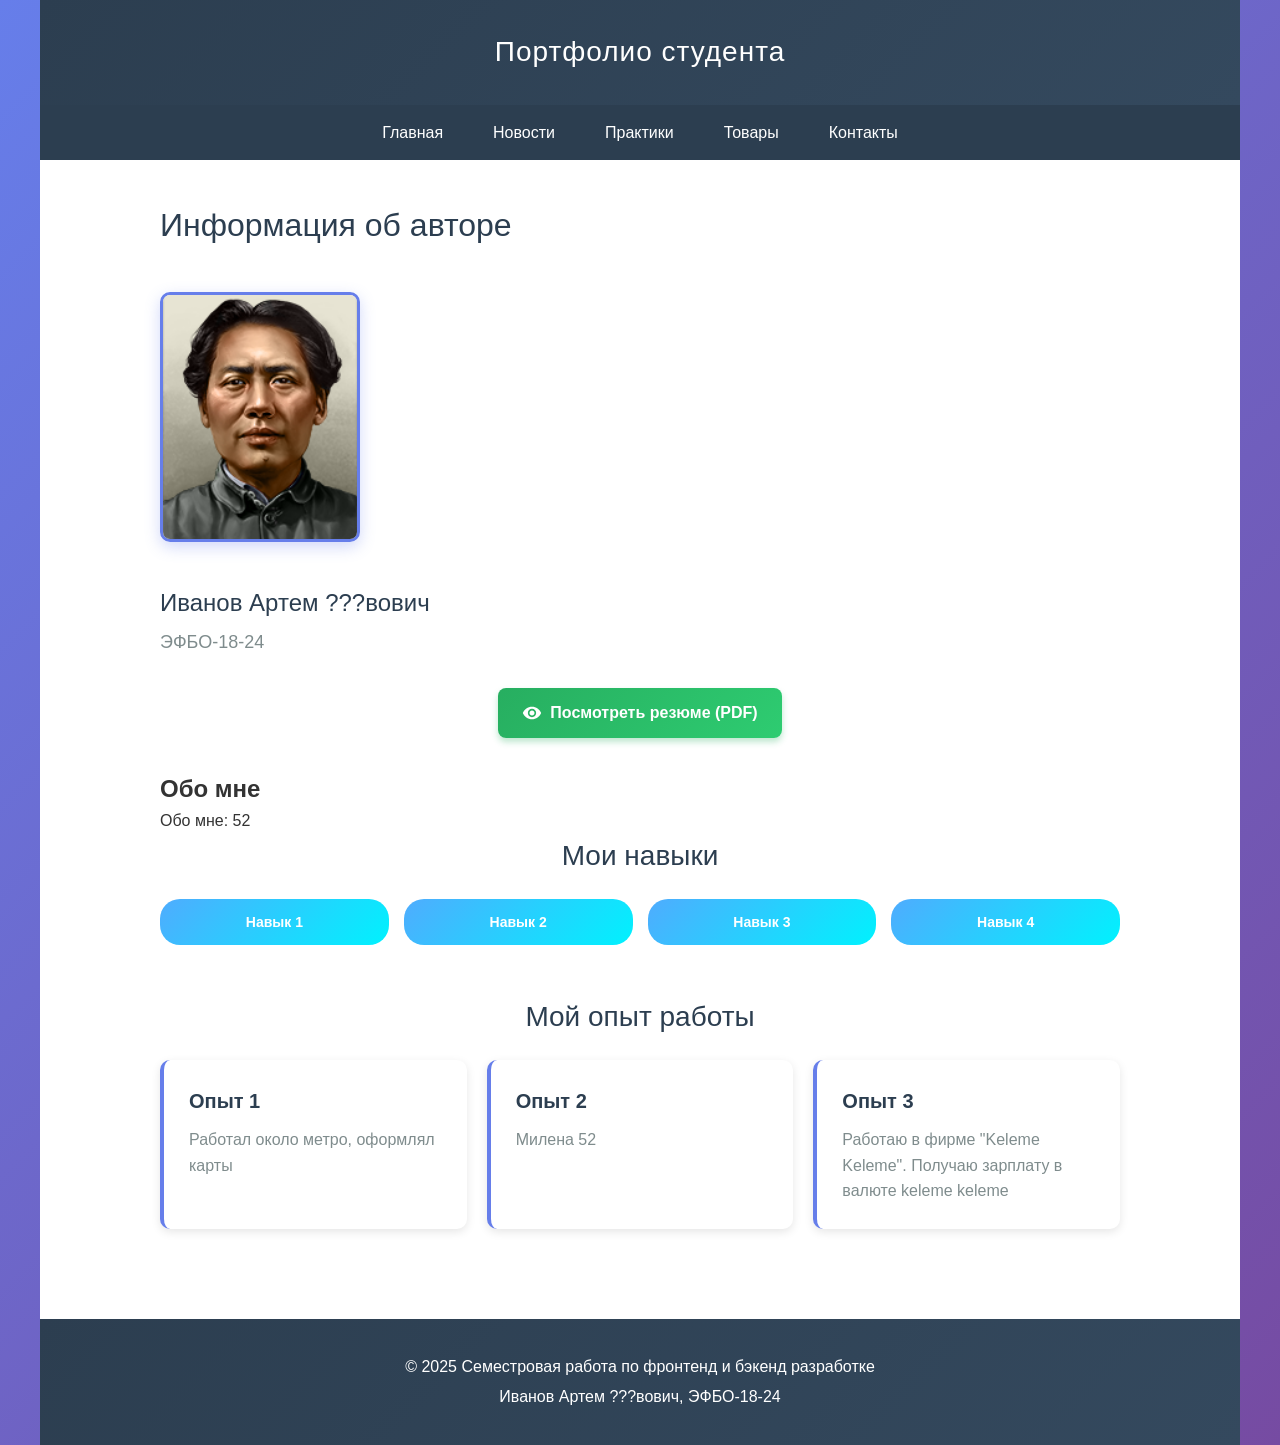
<file: index.html>
<!DOCTYPE html>
<html lang="ru">
<head>
    <meta charset="UTF-8">
    <meta name="viewport" content="width=device-width, initial-scale=1.0">
    <title>Семестровая работа</title>
    <link rel="stylesheet" href="style/styles.css">
    <style>
        .view-resume {
            margin: 2rem 0;
            text-align: center;
        }

        .view-btn {
            display: inline-flex;
            align-items: center;
            gap: 0.5rem;
            background: linear-gradient(135deg, #27ae60 0%, #2ecc71 100%);
            color: white;
            padding: 0.75rem 1.5rem;
            border: none;
            border-radius: 8px;
            text-decoration: none;
            font-weight: 600;
            font-size: 1rem;
            transition: all 0.3s ease;
            box-shadow: 0 4px 6px rgba(39, 174, 96, 0.3);
            cursor: pointer;
        }

        .view-btn:hover {
            transform: translateY(-2px);
            box-shadow: 0 6px 12px rgba(39, 174, 96, 0.4);
            background: linear-gradient(135deg, #2ecc71 0%, #27ae60 100%);
        }

        .view-btn:active {
            transform: translateY(0);
        }

        .view-icon {
            width: 20px;
            height: 20px;
            fill: currentColor;
        }

        @media (max-width: 768px) {
            .view-btn {
                padding: 0.6rem 1.2rem;
                font-size: 0.9rem;
            }
        }
    </style>
</head>
<body>
    <div class="page-container">
        <header class="header">
            <h1>Портфолио студента</h1>
        </header>

        <nav class="nav">
            <ul class="nav-list">
                <li class="nav-item"><a class="nav-link" href="index.html">Главная</a></li>
                <li class="nav-item"><a class="nav-link" href="pages/news.html">Новости</a></li>
                <li class="nav-item"><a class="nav-link" href="pages/practices.html">Практики</a></li>
                <li class="nav-item"><a class="nav-link" href="pages/goods.html">Товары</a></li>
                <li class="nav-item"><a class="nav-link" href="pages/contacts.html">Контакты</a></li>
            </ul>
        </nav>

        <main class="content">
            <article class="profile-header">
                <h1 class="profile-title">Информация об авторе</h1>
                <img class="profile-photo" src="images/photo.png" alt="Фото автора">
                <h2 class="profile-name">Иванов Артем ???вович</h2>
                <p class="profile-group">ЭФБО-18-24</p>
                
                <!-- Кнопка просмотра резюме -->
                <div class="view-resume">
                    <a href="documents/resume.pdf" class="view-btn" target="_blank">
                        <svg class="view-icon" viewBox="0 0 24 24">
                            <path d="M12 4.5C7 4.5 2.73 7.61 1 12c1.73 4.39 6 7.5 11 7.5s9.27-3.11 11-7.5c-1.73-4.39-6-7.5-11-7.5zM12 17c-2.76 0-5-2.24-5-5s2.24-5 5-5 5 2.24 5 5-2.24 5-5 5zm0-8c-1.66 0-3 1.34-3 3s1.34 3 3 3 3-1.34 3-3-1.34-3-3-3z"/>
                        </svg>
                        Посмотреть резюме (PDF)
                    </a>
                </div>
            </article>

            <section class="about-me">
                <h2>Обо мне</h2>
                <p>Обо мне: 52</p>
            </section>

            <section class="skills-section">
                <h2 class="section-title">Мои навыки</h2>
                <div class="skills-grid">
                    <div class="skill-tag">Навык 1</div>
                    <div class="skill-tag">Навык 2</div>
                    <div class="skill-tag">Навык 3</div>
                    <div class="skill-tag">Навык 4</div>
                </div>
            </section>

            <section class="experience-section">
                <h2 class="section-title">Мой опыт работы</h2>
                <div class="experience-grid">
                    <article class="experience-card">
                        <h3 class="experience-title">Опыт 1</h3>
                        <p class="experience-desc">Работал около метро, оформлял карты</p>
                    </article>
                    <article class="experience-card">
                        <h3 class="experience-title">Опыт 2</h3>
                        <p class="experience-desc">Милена 52</p>
                    </article>
                    <article class="experience-card">
                        <h3 class="experience-title">Опыт 3</h3>
                        <p class="experience-desc">Работаю в фирме "Keleme Keleme". Получаю зарплату в валюте keleme keleme</p>
                    </article>
                </div>
            </section>
        </main>

        <footer class="footer">
            <p>© 2025 Семестровая работа по фронтенд и бэкенд разработке</p>
            <p>Иванов Артем ???вович, ЭФБО-18-24</p>
        </footer>
    </div>

    <script>
        // Обработка открытия резюме
        document.querySelector('.view-btn').addEventListener('click', function(e) {
            console.log('Пользователь открыл резюме в браузере');
            
            // Можно добавить проверку существования файла
            // if (!fileExists) {
            //     e.preventDefault();
            //     alert('Файл резюме временно недоступен. Свяжитесь со мной для получения резюме.');
            // }
        });
    </script>
</body>
</html>
</file>
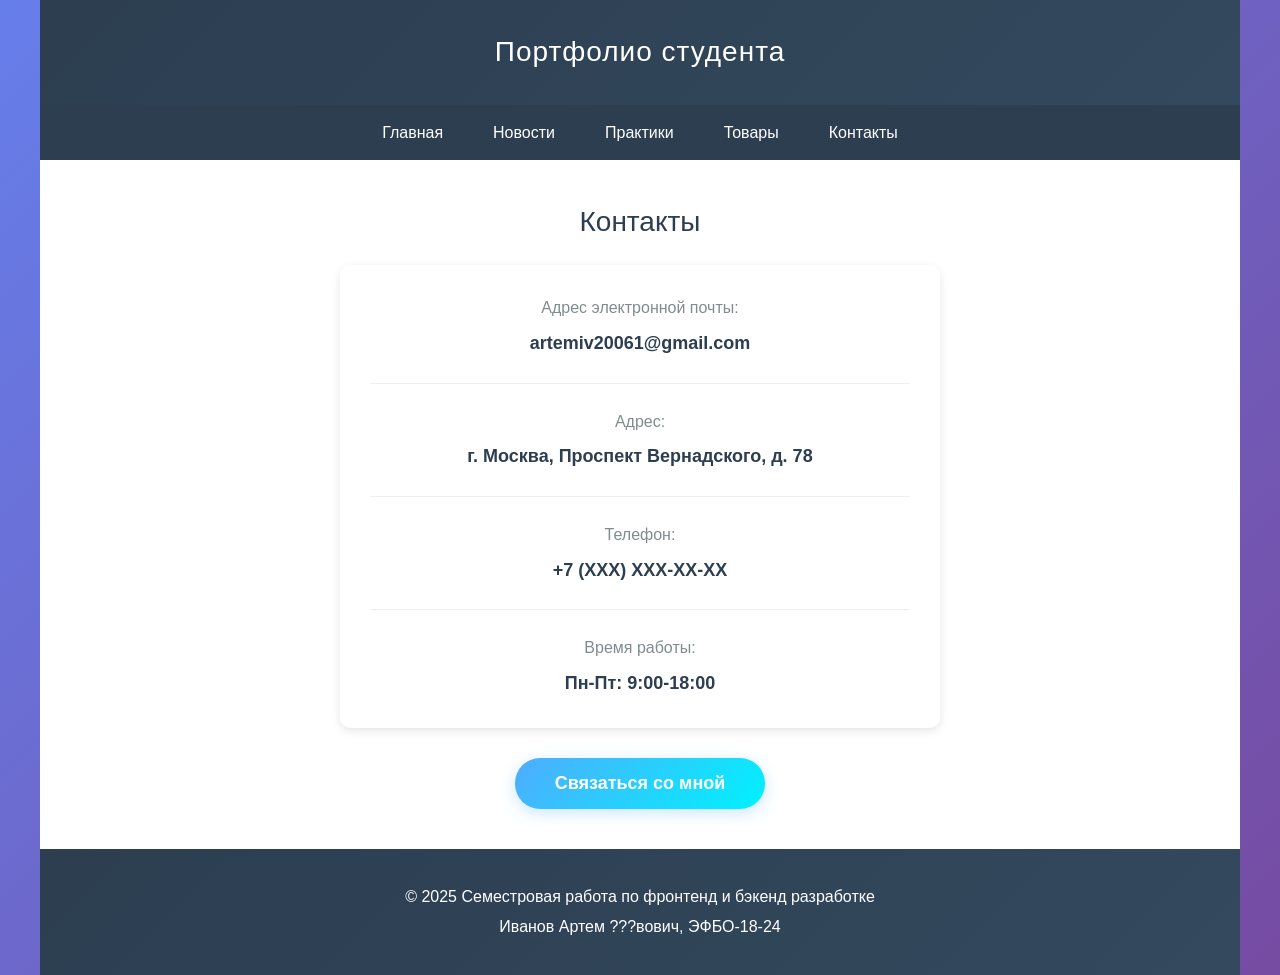
<file: pages/contacts.html>
<!DOCTYPE html>
<html lang="ru">
<head>
    <meta charset="UTF-8">
    <meta name="viewport" content="width=device-width, initial-scale=1.0">
    <title>Контакты - Семестровая работа</title>
    <link rel="stylesheet" href="../style/styles.css">
    <style>
        /* Стили для модального окна */
        dialog::backdrop {
            background: rgba(0, 0, 0, 0.6);
            animation: fadeIn 0.3s ease;
        }

        dialog {
            border: none;
            border-radius: 12px;
            padding: 0;
            box-shadow: 0 10px 30px rgba(0, 0, 0, 0.3);
            animation: slideIn 0.3s ease;
            max-width: 500px;
            width: 90vw;
            max-height: 90vh;
            overflow-y: auto;
        }

        .modal-header {
            background: linear-gradient(135deg, #2c3e50 0%, #34495e 100%);
            color: white;
            padding: 1.5rem;
            border-radius: 12px 12px 0 0;
            margin: 0;
        }

        .modal-header h2 {
            margin: 0;
            color: white;
            font-size: 1.5rem;
        }

        .modal-content {
            padding: 2rem;
        }

        .form-group {
            margin-bottom: 1.5rem;
        }

        .form-group label {
            display: block;
            margin-bottom: 0.5rem;
            font-weight: 600;
            color: #2c3e50;
        }

        .form-group input,
        .form-group select,
        .form-group textarea {
            width: 100%;
            padding: 0.75rem;
            border: 2px solid #e9ecef;
            border-radius: 6px;
            font-size: 1rem;
            transition: border-color 0.3s ease;
            box-sizing: border-box;
        }

        .form-group input:focus,
        .form-group select:focus,
        .form-group textarea:focus {
            outline: none;
            border-color: #667eea;
        }

        .form-group textarea {
            min-height: 100px;
            resize: vertical;
        }

        .modal-actions {
            display: flex;
            gap: 1rem;
            justify-content: flex-end;
            margin-top: 2rem;
        }

        .btn {
            padding: 0.75rem 1.5rem;
            border: none;
            border-radius: 6px;
            cursor: pointer;
            font-size: 1rem;
            transition: all 0.3s ease;
            font-weight: 600;
        }

        .btn-primary {
            background: linear-gradient(135deg, #667eea 0%, #764ba2 100%);
            color: white;
        }

        .btn-primary:hover {
            transform: translateY(-2px);
            box-shadow: 0 5px 15px rgba(102, 126, 234, 0.4);
        }

        .btn-secondary {
            background: #f8f9fa;
            color: #2c3e50;
            border: 2px solid #e9ecef;
        }

        .btn-secondary:hover {
            background: #e9ecef;
        }

        .required {
            color: #e74c3c;
        }

        @keyframes fadeIn {
            from { opacity: 0; }
            to { opacity: 1; }
        }

        @keyframes slideIn {
            from {
                opacity: 0;
                transform: translateY(-50px) scale(0.9);
            }
            to {
                opacity: 1;
                transform: translateY(0) scale(1);
            }
        }

        /* Адаптивность */
        @media (max-width: 600px) {
            dialog {
                margin: 1rem;
                width: calc(100vw - 2rem);
            }

            .modal-actions {
                flex-direction: column;
            }

            .btn {
                width: 100%;
            }
        }
    </style>
</head>
<body>
    <div class="page-container">
        <header class="header">
            <h1>Портфолио студента</h1>
        </header>

        <nav class="nav">
            <ul class="nav-list">
                <li class="nav-item"><a class="nav-link" href="../index.html">Главная</a></li>
                <li class="nav-item"><a class="nav-link" href="news.html">Новости</a></li>
                <li class="nav-item"><a class="nav-link" href="practices.html">Практики</a></li>
                <li class="nav-item"><a class="nav-link" href="goods.html">Товары</a></li>
                <li class="nav-item"><a class="nav-link" href="contacts.html">Контакты</a></li>
            </ul>
        </nav>

        <main class="content">
            <h1 class="section-title">Контакты</h1>
            
            <section class="contacts-container">
                <div class="contact-info">
                    <div class="contact-item">
                        <div class="contact-label">Адрес электронной почты:</div>
                        <div class="contact-value">artemiv20061@gmail.com</div>
                    </div>
                    
                    <div class="contact-item">
                        <div class="contact-label">Адрес:</div>
                        <div class="contact-value">г. Москва, Проспект Вернадского, д. 78</div>
                    </div>
                    
                    <div class="contact-item">
                        <div class="contact-label">Телефон:</div>
                        <div class="contact-value">+7 (XXX) XXX-XX-XX</div>
                    </div>
                    
                    <div class="contact-item">
                        <div class="contact-label">Время работы:</div>
                        <div class="contact-value">Пн-Пт: 9:00-18:00</div>
                    </div>
                </div>

                <!-- Кнопка для открытия модального окна -->
                <div class="contact-action">
                    <button class="contact-button" onclick="contactModal.showModal()">
                        Связаться со мной
                    </button>
                </div>
            </section>
        </main>

        <footer class="footer">
            <p>© 2025 Семестровая работа по фронтенд и бэкенд разработке</p>
            <p>Иванов Артем ???вович, ЭФБО-18-24</p>
        </footer>

        <!-- Модальное окно для формы обратной связи -->
        <dialog id="contactModal">
            <div class="modal-header">
                <h2>Форма обратной связи</h2>
            </div>

            <div class="modal-content">
                <form id="feedbackForm" method="dialog">
                    <div class="form-group">
                        <label for="name">Имя <span class="required">*</span></label>
                        <input type="text" id="name" name="name" required placeholder="Введите ваше имя">
                    </div>

                    <div class="form-group">
                        <label for="phone">Телефон <span class="required">*</span></label>
                        <input type="tel" id="phone" name="phone" required placeholder="+7 (XXX) XXX-XX-XX">
                    </div>

                    <div class="form-group">
                        <label for="email">Электронная почта <span class="required">*</span></label>
                        <input type="email" id="email" name="email" required placeholder="example@mail.ru">
                    </div>

                    <div class="form-group">
                        <label for="category">Категория обращения <span class="required">*</span></label>
                        <select id="category" name="category" required>
                            <option value="">Выберите категорию</option>
                            <option value="technical">Техническая поддержка</option>
                            <option value="commercial">Коммерческое предложение</option>
                            <option value="cooperation">Сотрудничество</option>
                            <option value="consultation">Консультация</option>
                            <option value="other">Другое</option>
                        </select>
                    </div>

                    <div class="form-group">
                        <label for="message">Текст обращения <span class="required">*</span></label>
                        <textarea id="message" name="message" required placeholder="Опишите вашу проблему или вопрос..."></textarea>
                    </div>

                    <div class="modal-actions">
                        <!-- Кнопка отмены с автоматическим закрытием через form method="dialog" -->
                        <button type="submit" class="btn btn-secondary">Отмена</button>
                        <!-- Кнопка отправки с обработкой через JavaScript -->
                        <button type="button" class="btn btn-primary" onclick="submitForm()">Отправить</button>
                    </div>
                </form>
            </div>
        </dialog>

        <script>
            // Функция для отправки формы
            function submitForm() {
                const form = document.getElementById('feedbackForm');
                const formData = new FormData(form);

                // Простая валидация
                if (!form.checkValidity()) {
                    form.reportValidity();
                    return;
                }

                // Собираем данные формы
                const data = {
                    name: formData.get('name'),
                    phone: formData.get('phone'),
                    email: formData.get('email'),
                    category: formData.get('category'),
                    message: formData.get('message')
                };

                // В реальном приложении здесь был бы AJAX-запрос
                console.log('Данные формы:', data);

                // Показываем уведомление об успешной отправке
                alert('Спасибо! Ваше обращение отправлено. Я свяжусь с вами в ближайшее время.');

                // Закрываем модальное окно
                contactModal.close();

                // Очищаем форму
                form.reset();
            }

            // Закрытие модального окна по клику на фон
            document.getElementById('contactModal').addEventListener('click', function(event) {
                if (event.target === this) {
                    this.close();
                }
            });

            // Обработка отправки формы через Enter (предотвращаем стандартное поведение)
            document.getElementById('feedbackForm').addEventListener('keypress', function(event) {
                if (event.key === 'Enter' && event.target.type !== 'textarea') {
                    event.preventDefault();
                }
            });
        </script>
    </div>
</body>
</html>
</file>
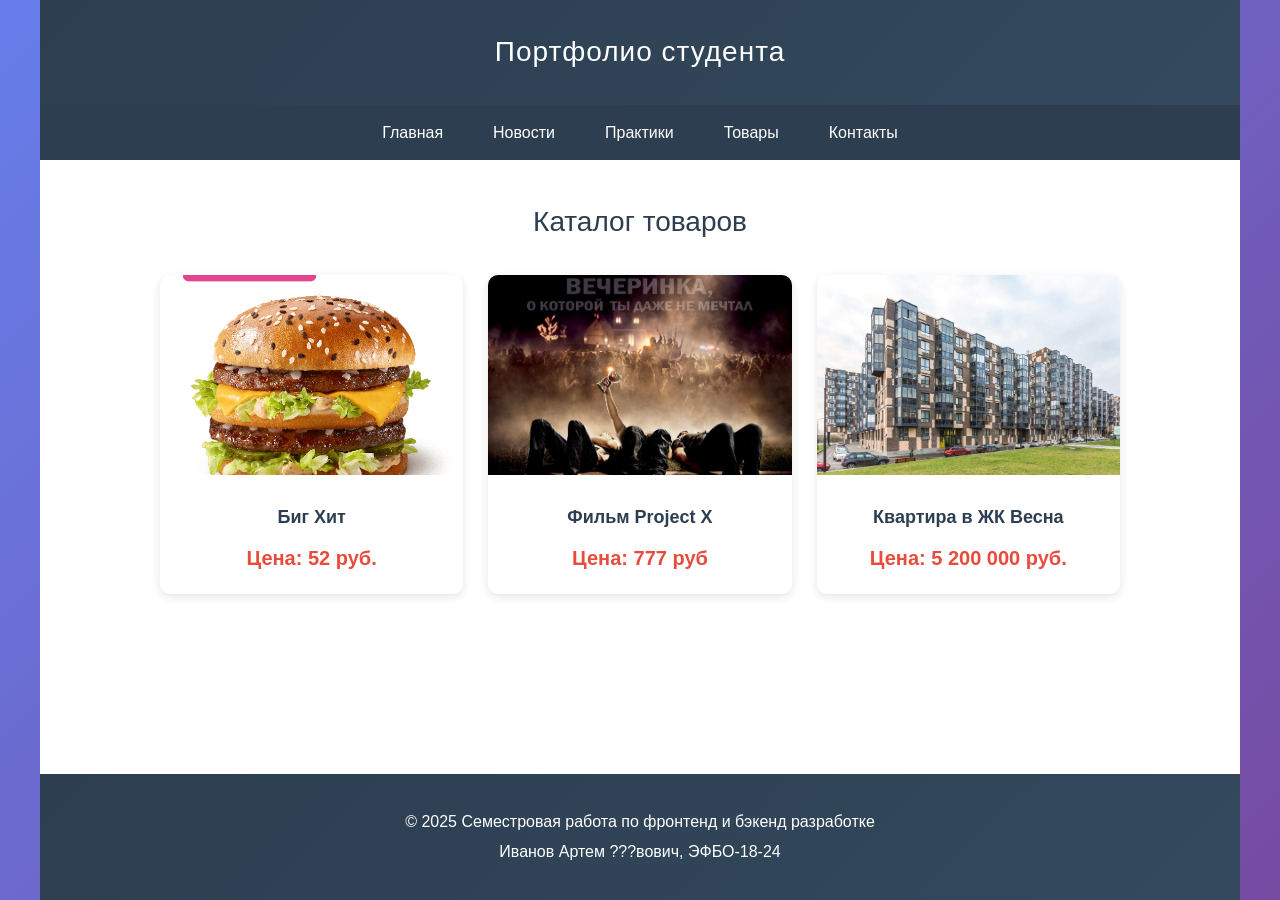
<file: pages/goods.html>
<!DOCTYPE html>
<html lang="ru">
<head>
    <meta charset="UTF-8">
    <meta name="viewport" content="width=device-width, initial-scale=1.0">
    <title>Товары - Семестровая работа</title>
    <link rel="stylesheet" href="../style/styles.css">
</head>
<body>
    <div class="page-container">
        <header class="header">
            <h1>Портфолио студента</h1>
        </header>

        <nav class="nav">
            <ul class="nav-list">
                <li class="nav-item"><a class="nav-link" href="../index.html">Главная</a></li>
                <li class="nav-item"><a class="nav-link" href="news.html">Новости</a></li>
                <li class="nav-item"><a class="nav-link" href="practices.html">Практики</a></li>
                <li class="nav-item"><a class="nav-link" href="goods.html">Товары</a></li>
                <li class="nav-item"><a class="nav-link" href="contacts.html">Контакты</a></li>
            </ul>
        </nav>

        <main class="content">
            <h1 class="section-title">Каталог товаров</h1>
            
            <div class="products-grid">
                <article class="product-card">
                    <img src="../images/goods1.jpg" alt="Биг Хит" class="product-image">
                    <div class="product-info">
                        <h2 class="product-name">Биг Хит</h2>
                        <p class="product-price">Цена: 52 руб.</p>
                    </div>
                </article>
                
                <article class="product-card">
                    <img src="../images/goods2.jpg" alt="Фильм Project X" class="product-image">
                    <div class="product-info">
                        <h2 class="product-name">Фильм Project X</h2>
                        <p class="product-price">Цена: 777 руб</p>
                    </div>
                </article>
                
                <article class="product-card">
                    <img src="../images/goods3.jpg" alt="Квартира в ЖК Весна" class="product-image">
                    <div class="product-info">
                        <h2 class="product-name">Квартира в ЖК Весна</h2>
                        <p class="product-price">Цена: 5 200 000 руб.</p>
                    </div>
                </article>
            </div>
        </main>

        <footer class="footer">
            <p>© 2025 Семестровая работа по фронтенд и бэкенд разработке</p>
            <p>Иванов Артем ???вович, ЭФБО-18-24</p>
        </footer>
    </div>
</body>
</html>
</file>
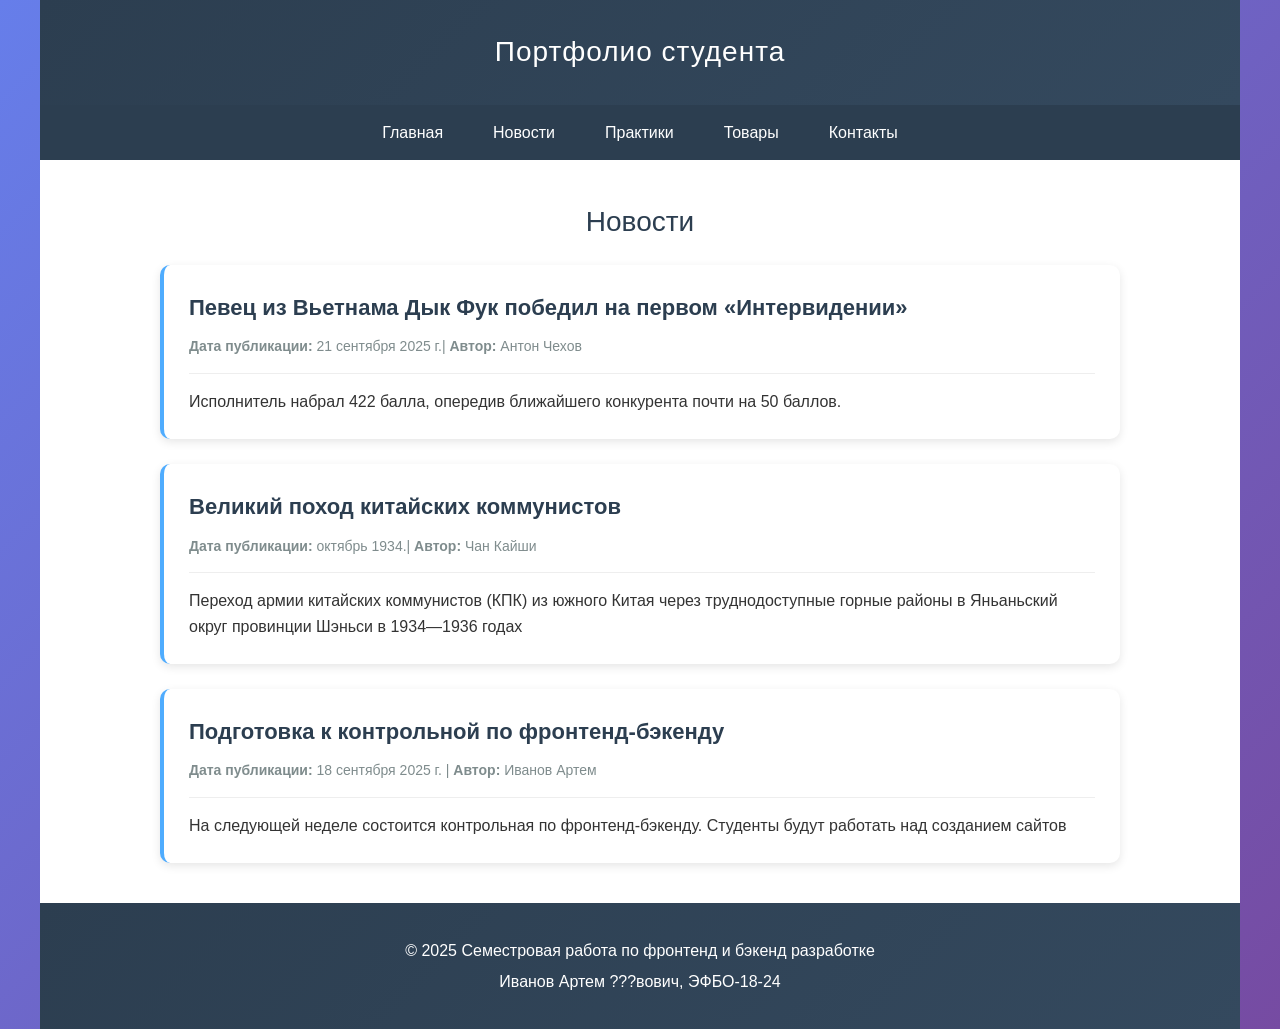
<file: pages/news.html>
<!DOCTYPE html>
<html lang="ru">
<head>
    <meta charset="UTF-8">
    <meta name="viewport" content="width=device-width, initial-scale=1.0">
    <title>Новости - Семестровая работа</title>
    <link rel="stylesheet" href="../style/styles.css">
</head>
<body>
    <div class="page-container">
        <header class="header">
            <h1>Портфолио студента</h1>
        </header>

        <nav class="nav">
            <ul class="nav-list">
                <li class="nav-item"><a class="nav-link" href="../index.html">Главная</a></li>
                <li class="nav-item"><a class="nav-link" href="news.html">Новости</a></li>
                <li class="nav-item"><a class="nav-link" href="practices.html">Практики</a></li>
                <li class="nav-item"><a class="nav-link" href="goods.html">Товары</a></li>
                <li class="nav-item"><a class="nav-link" href="contacts.html">Контакты</a></li>
            </ul>
        </nav>

        <main class="content">
            <h1 class="section-title">Новости</h1>
            
            <div class="news-container">
                <article class="news-card">
                    <h2 class="news-title">Певец из Вьетнама Дык Фук победил на первом «Интервидении»</h2>
                    <div class="news-meta">
                        <strong>Дата публикации:</strong> 21 сентября 2025 г.| 
                        <strong>Автор:</strong> Антон Чехов
                    </div>
                    <div class="news-content">
                        <p>Исполнитель набрал 422 балла, опередив ближайшего конкурента почти на 50 баллов.</p>
                    </div>
                </article>
                
                <article class="news-card">
                    <h2 class="news-title">Великий поход китайских коммунистов</h2>
                    <div class="news-meta">
                        <strong>Дата публикации:</strong> октябрь 1934.| 
                        <strong>Автор:</strong> Чан Кайши
                    </div>
                    <div class="news-content">
                        <p>Переход армии китайских коммунистов (КПК) из южного Китая через труднодоступные горные районы в Яньаньский округ провинции Шэньси в 1934—1936 годах</p>
                    </div>
                </article>
                
                <article class="news-card">
                    <h2 class="news-title">Подготовка к контрольной по фронтенд-бэкенду</h2>
                    <div class="news-meta">
                        <strong>Дата публикации:</strong> 18 сентября 2025 г. | 
                        <strong>Автор:</strong> Иванов Артем
                    </div>
                    <div class="news-content">
                        <p>На следующей неделе состоится контрольная по фронтенд-бэкенду. Студенты будут работать над созданием сайтов</p>
                    </div>
                </article>
            </div>
        </main>

        <footer class="footer">
            <p>© 2025 Семестровая работа по фронтенд и бэкенд разработке</p>
            <p>Иванов Артем ???вович, ЭФБО-18-24</p>
        </footer>
    </div>
</body>
</html>
</file>
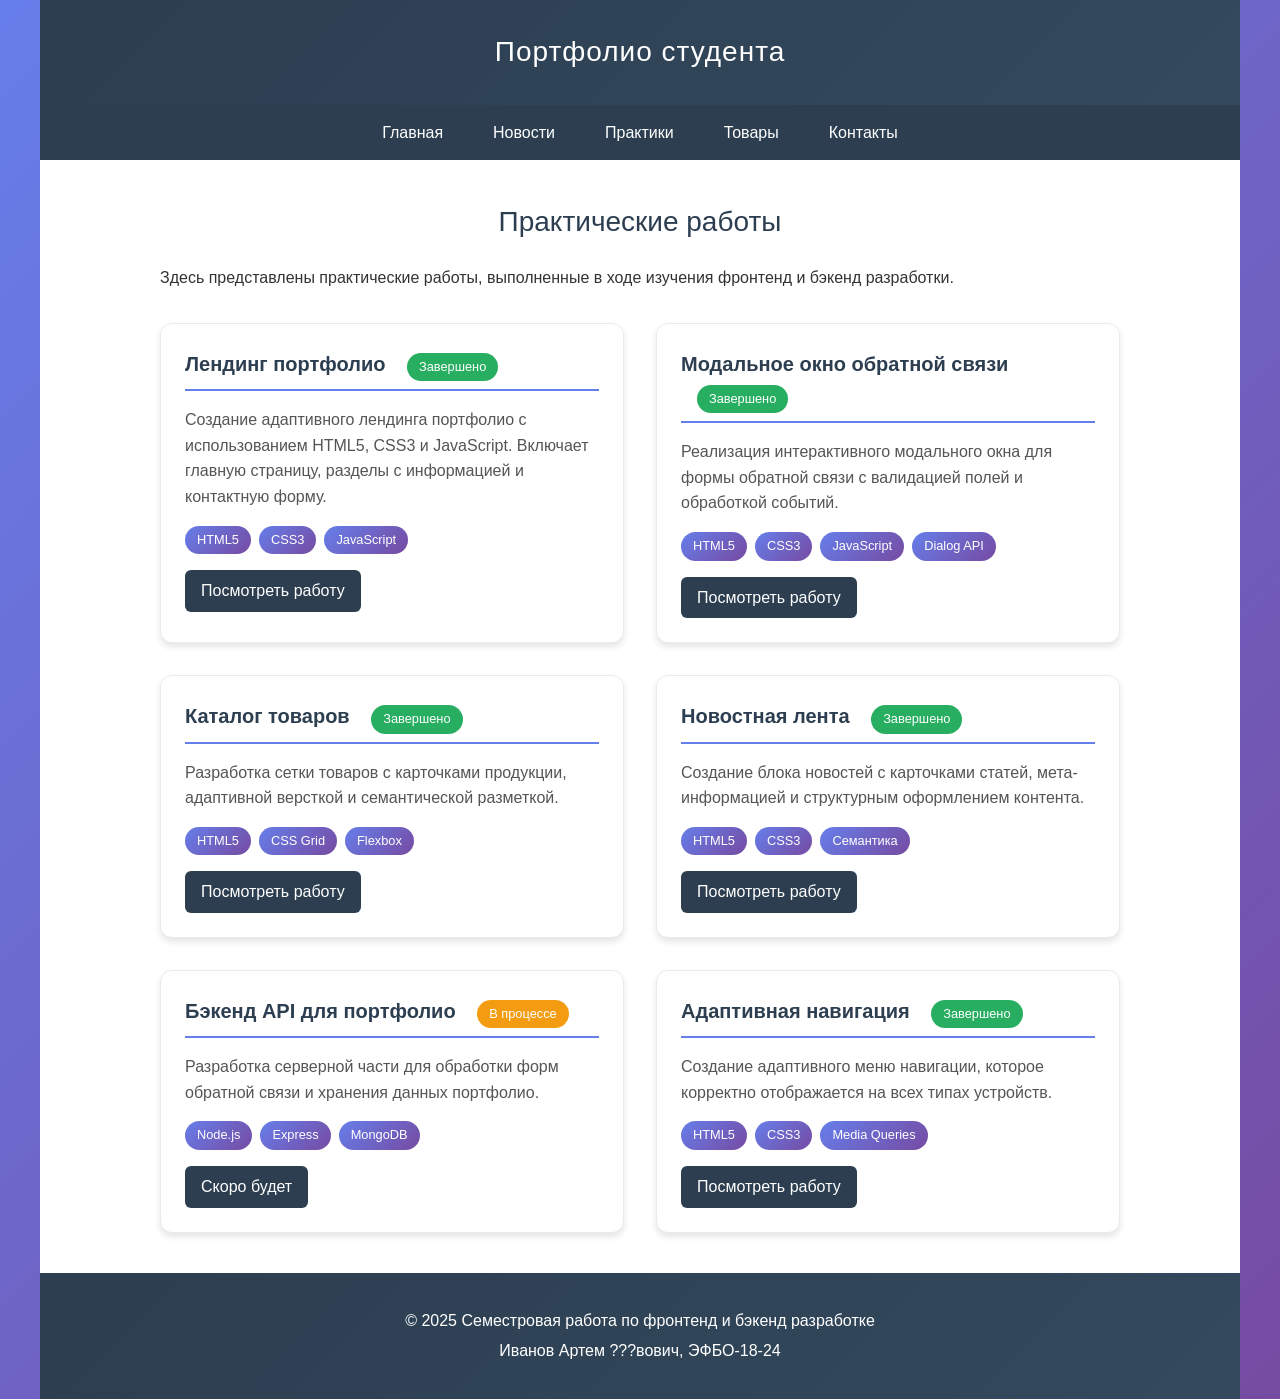
<file: pages/practices.html>
<!DOCTYPE html>
<html lang="ru">
<head>
    <meta charset="UTF-8">
    <meta name="viewport" content="width=device-width, initial-scale=1.0">
    <title>Практики - Семестровая работа</title>
    <link rel="stylesheet" href="../style/styles.css">
    <style>
        .practices-grid {
            display: grid;
            grid-template-columns: repeat(auto-fit, minmax(300px, 1fr));
            gap: 2rem;
            margin-top: 2rem;
        }

        .practice-card {
            background: white;
            border-radius: 12px;
            padding: 1.5rem;
            box-shadow: 0 4px 6px rgba(0, 0, 0, 0.1);
            border: 1px solid #e9ecef;
            transition: transform 0.3s ease, box-shadow 0.3s ease;
        }

        .practice-card:hover {
            transform: translateY(-5px);
            box-shadow: 0 8px 15px rgba(0, 0, 0, 0.15);
        }

        .practice-title {
            color: #2c3e50;
            margin-bottom: 1rem;
            font-size: 1.25rem;
            border-bottom: 2px solid #667eea;
            padding-bottom: 0.5rem;
        }

        .practice-desc {
            color: #555;
            line-height: 1.6;
            margin-bottom: 1rem;
        }

        .practice-tech {
            display: flex;
            flex-wrap: wrap;
            gap: 0.5rem;
            margin-bottom: 1rem;
        }

        .tech-tag {
            background: linear-gradient(135deg, #667eea 0%, #764ba2 100%);
            color: white;
            padding: 0.25rem 0.75rem;
            border-radius: 20px;
            font-size: 0.8rem;
            font-weight: 500;
        }

        .practice-link {
            display: inline-block;
            background: #2c3e50;
            color: white;
            padding: 0.5rem 1rem;
            border-radius: 6px;
            text-decoration: none;
            font-weight: 500;
            transition: background 0.3s ease;
        }

        .practice-link:hover {
            background: #34495e;
        }

        .practice-status {
            display: inline-block;
            padding: 0.25rem 0.75rem;
            border-radius: 20px;
            font-size: 0.8rem;
            font-weight: 500;
            margin-left: 1rem;
        }

        .status-completed {
            background: #27ae60;
            color: white;
        }

        .status-in-progress {
            background: #f39c12;
            color: white;
        }

        .status-planned {
            background: #95a5a6;
            color: white;
        }
    </style>
</head>
<body>
    <div class="page-container">
        <header class="header">
            <h1>Портфолио студента</h1>
        </header>

        <nav class="nav">
            <ul class="nav-list">
                <li class="nav-item"><a class="nav-link" href="../index.html">Главная</a></li>
                <li class="nav-item"><a class="nav-link" href="news.html">Новости</a></li>
                <li class="nav-item"><a class="nav-link" href="practices.html">Практики</a></li>
                <li class="nav-item"><a class="nav-link" href="goods.html">Товары</a></li>
                <li class="nav-item"><a class="nav-link" href="contacts.html">Контакты</a></li>
            </ul>
        </nav>

        <main class="content">
            <h1 class="section-title">Практические работы</h1>
            <p>Здесь представлены практические работы, выполненные в ходе изучения фронтенд и бэкенд разработки.</p>
            
            <div class="practices-grid">
                <article class="practice-card">
                    <h2 class="practice-title">
                        Лендинг портфолио
                        <span class="practice-status status-completed">Завершено</span>
                    </h2>
                    <p class="practice-desc">Создание адаптивного лендинга портфолио с использованием HTML5, CSS3 и JavaScript. Включает главную страницу, разделы с информацией и контактную форму.</p>
                    <div class="practice-tech">
                        <span class="tech-tag">HTML5</span>
                        <span class="tech-tag">CSS3</span>
                        <span class="tech-tag">JavaScript</span>
                    </div>
                    <a href="../index.html" class="practice-link">Посмотреть работу</a>
                </article>

                <article class="practice-card">
                    <h2 class="practice-title">
                        Модальное окно обратной связи
                        <span class="practice-status status-completed">Завершено</span>
                    </h2>
                    <p class="practice-desc">Реализация интерактивного модального окна для формы обратной связи с валидацией полей и обработкой событий.</p>
                    <div class="practice-tech">
                        <span class="tech-tag">HTML5</span>
                        <span class="tech-tag">CSS3</span>
                        <span class="tech-tag">JavaScript</span>
                        <span class="tech-tag">Dialog API</span>
                    </div>
                    <a href="contacts.html" class="practice-link">Посмотреть работу</a>
                </article>

                <article class="practice-card">
                    <h2 class="practice-title">
                        Каталог товаров
                        <span class="practice-status status-completed">Завершено</span>
                    </h2>
                    <p class="practice-desc">Разработка сетки товаров с карточками продукции, адаптивной версткой и семантической разметкой.</p>
                    <div class="practice-tech">
                        <span class="tech-tag">HTML5</span>
                        <span class="tech-tag">CSS Grid</span>
                        <span class="tech-tag">Flexbox</span>
                    </div>
                    <a href="goods.html" class="practice-link">Посмотреть работу</a>
                </article>

                <article class="practice-card">
                    <h2 class="practice-title">
                        Новостная лента
                        <span class="practice-status status-completed">Завершено</span>
                    </h2>
                    <p class="practice-desc">Создание блока новостей с карточками статей, мета-информацией и структурным оформлением контента.</p>
                    <div class="practice-tech">
                        <span class="tech-tag">HTML5</span>
                        <span class="tech-tag">CSS3</span>
                        <span class="tech-tag">Семантика</span>
                    </div>
                    <a href="news.html" class="practice-link">Посмотреть работу</a>
                </article>

                <article class="practice-card">
                    <h2 class="practice-title">
                        Бэкенд API для портфолио
                        <span class="practice-status status-in-progress">В процессе</span>
                    </h2>
                    <p class="practice-desc">Разработка серверной части для обработки форм обратной связи и хранения данных портфолио.</p>
                    <div class="practice-tech">
                        <span class="tech-tag">Node.js</span>
                        <span class="tech-tag">Express</span>
                        <span class="tech-tag">MongoDB</span>
                    </div>
                    <a href="#" class="practice-link">Скоро будет</a>
                </article>

                <article class="practice-card">
                    <h2 class="practice-title">
                        Адаптивная навигация
                        <span class="practice-status status-completed">Завершено</span>
                    </h2>
                    <p class="practice-desc">Создание адаптивного меню навигации, которое корректно отображается на всех типах устройств.</p>
                    <div class="practice-tech">
                        <span class="tech-tag">HTML5</span>
                        <span class="tech-tag">CSS3</span>
                        <span class="tech-tag">Media Queries</span>
                    </div>
                    <a href="../index.html" class="practice-link">Посмотреть работу</a>
                </article>
            </div>
        </main>

        <footer class="footer">
            <p>© 2025 Семестровая работа по фронтенд и бэкенд разработке</p>
            <p>Иванов Артем ???вович, ЭФБО-18-24</p>
        </footer>
    </div>
</body>
</html>
</file>
<file: style/styles.css>
/* ===== БАЗОВЫЕ СТИЛИ ===== */
* {
    margin: 0;
    padding: 0;
    box-sizing: border-box;
}

body {
    font-family: 'Segoe UI', Tahoma, Geneva, Verdana, sans-serif;
    background: linear-gradient(135deg, #667eea 0%, #764ba2 100%);
    line-height: 1.6;
    color: #333;
    min-height: 100vh;
}

/* ===== ОСНОВНОЙ КОНТЕЙНЕР ===== */
.page-container {
    max-width: 1200px;
    margin: 0 auto;
    background: white;
    min-height: 100vh;
    display: flex;
    flex-direction: column;
}

/* ===== ШАПКА ===== */
.header {
    background: linear-gradient(135deg, #2c3e50 0%, #34495e 100%);
    color: white;
    text-align: center;
    padding: 30px 20px;
}

.header h1 {
    font-size: 28px;
    font-weight: 300;
    letter-spacing: 1px;
    margin: 0;
}

/* ===== НАВИГАЦИЯ ===== */
.nav {
    background: #2c3e50;
    padding: 0;
}

.nav-list {
    list-style: none;
    display: flex;
    justify-content: center;
    margin: 0;
    padding: 0;
}

.nav-item {
    margin: 0;
}

.nav-link {
    display: block;
    color: white;
    text-decoration: none;
    padding: 15px 25px;
    transition: all 0.3s ease;
    font-weight: 500;
}

.nav-link:hover {
    background: rgba(255,255,255,0.1);
}

/* ===== ОСНОВНОЙ КОНТЕНТ ===== */
.content {
    flex: 1;
    padding: 40px 20px;
    max-width: 1000px;
    margin: 0 auto;
    width: 100%;
}

/* ===== ПРОФИЛЬ ===== */
.profile-section {
    text-align: center;
    margin-bottom: 50px;
    padding: 30px 0;
}

.profile-title {
    font-size: 32px;
    color: #2c3e50;
    margin-bottom: 20px;
    font-weight: 300;
}

.profile-photo {
    width: 200px;
    height: 250px;
    border-radius: 10px;
    object-fit: cover;
    margin: 20px auto;
    border: 3px solid #667eea;
    box-shadow: 0 5px 15px rgba(102, 126, 234, 0.3);
}

.profile-name {
    font-size: 24px;
    color: #2c3e50;
    margin: 15px 0 5px 0;
    font-weight: 500;
}

.profile-group {
    font-size: 18px;
    color: #7f8c8d;
    margin: 0;
}

/* ===== ОБО МНЕ ===== */
.about-section {
    margin-bottom: 50px;
}

.section-title {
    font-size: 28px;
    color: #2c3e50;
    margin-bottom: 20px;
    font-weight: 300;
    text-align: center;
}

.about-content {
    background: #f8f9fa;
    padding: 25px;
    border-radius: 10px;
    border-left: 4px solid #667eea;
}

.about-content p {
    margin: 0;
    font-size: 16px;
    line-height: 1.6;
}

/* ===== НАВЫКИ ===== */
.skills-section {
    margin-bottom: 50px;
}

.skills-grid {
    display: grid;
    grid-template-columns: repeat(auto-fit, minmax(150px, 1fr));
    gap: 15px;
    margin-top: 20px;
}

.skill-tag {
    background: linear-gradient(135deg, #4facfe 0%, #00f2fe 100%);
    color: white;
    padding: 12px 20px;
    border-radius: 20px;
    text-align: center;
    font-weight: 600;
    font-size: 14px;
}

/* ===== ОПЫТ РАБОТЫ ===== */
.experience-section {
    margin-bottom: 50px;
}

.experience-grid {
    display: grid;
    grid-template-columns: repeat(auto-fit, minmax(300px, 1fr));
    gap: 20px;
    margin-top: 20px;
}

.experience-card {
    background: white;
    padding: 25px;
    border-radius: 10px;
    box-shadow: 0 3px 10px rgba(0,0,0,0.1);
    border-left: 4px solid #667eea;
}

.experience-title {
    font-size: 20px;
    color: #2c3e50;
    margin-bottom: 10px;
    font-weight: 600;
}

.experience-desc {
    color: #7f8c8d;
    line-height: 1.6;
    margin: 0;
}

/* ===== НОВОСТИ ===== */
.news-container {
    display: flex;
    flex-direction: column;
    gap: 25px;
}

.news-card {
    background: white;
    padding: 25px;
    border-radius: 10px;
    box-shadow: 0 3px 10px rgba(0,0,0,0.1);
    border-left: 4px solid #4facfe;
}

.news-title {
    font-size: 22px;
    color: #2c3e50;
    margin-bottom: 10px;
    font-weight: 600;
}

.news-meta {
    color: #7f8c8d;
    font-size: 14px;
    margin-bottom: 15px;
    padding-bottom: 15px;
    border-bottom: 1px solid #eee;
}

.news-content p {
    margin: 0;
    line-height: 1.6;
}

/* ===== ТОВАРЫ ===== */
.products-grid {
    display: grid;
    grid-template-columns: repeat(auto-fit, minmax(250px, 1fr));
    gap: 25px;
    margin-top: 30px;
}

.product-card {
    background: white;
    border-radius: 10px;
    overflow: hidden;
    box-shadow: 0 3px 10px rgba(0,0,0,0.1);
    transition: transform 0.3s ease;
}

.product-card:hover {
    transform: translateY(-5px);
}

.product-image {
    width: 100%;
    height: 200px;
    object-fit: cover;
}

.product-info {
    padding: 20px;
    text-align: center;
}

.product-name {
    font-size: 18px;
    color: #2c3e50;
    margin-bottom: 10px;
    font-weight: 600;
}

.product-price {
    font-size: 20px;
    color: #e74c3c;
    font-weight: 700;
}

/* ===== КОНТАКТЫ ===== */
.contacts-container {
    max-width: 600px;
    margin: 0 auto;
}

.contact-info {
    background: white;
    padding: 30px;
    border-radius: 10px;
    box-shadow: 0 3px 10px rgba(0,0,0,0.1);
}

.contact-item {
    margin-bottom: 25px;
    padding-bottom: 25px;
    border-bottom: 1px solid #eee;
    text-align: center;
}

.contact-item:last-child {
    margin-bottom: 0;
    padding-bottom: 0;
    border-bottom: none;
}

.contact-label {
    font-size: 16px;
    color: #7f8c8d;
    margin-bottom: 8px;
    font-weight: 500;
}

.contact-value {
    font-size: 18px;
    color: #2c3e50;
    font-weight: 600;
}

.contact-button {
    background: linear-gradient(135deg, #4facfe 0%, #00f2fe 100%);
    color: white;
    border: none;
    padding: 15px 30px;
    border-radius: 25px;
    font-size: 16px;
    font-weight: 600;
    cursor: pointer;
    transition: all 0.3s ease;
}

.contact-button:hover {
    transform: translateY(-2px);
    box-shadow: 0 5px 15px rgba(79, 172, 254, 0.4);
}

/* ===== ПРАКТИКИ ===== */
.development-notice {
    background: #f8f9fa;
    padding: 40px;
    border-radius: 10px;
    text-align: center;
    border-left: 4px solid #667eea;
}

.development-notice p {
    font-size: 18px;
    color: #7f8c8d;
    margin: 0;
}

/* ===== ФУТЕР ===== */
.footer {
    background: linear-gradient(135deg, #2c3e50 0%, #34495e 100%);
    color: white;
    text-align: center;
    padding: 30px 20px;
    margin-top: auto;
}

.footer p {
    margin: 5px 0;
}

/* ===== АДАПТИВНОСТЬ ===== */
@media (max-width: 768px) {
    .nav-list {
        flex-direction: column;
        text-align: center;
    }
    
    .nav-link {
        padding: 12px 20px;
    }
    
    .content {
        padding: 20px 15px;
    }
    
    .profile-photo {
        width: 150px;
        height: 200px;
    }
    
    .skills-grid {
        grid-template-columns: repeat(2, 1fr);
    }
    
    .experience-grid {
        grid-template-columns: 1fr;
    }
    
    .products-grid {
        grid-template-columns: repeat(2, 1fr);
        gap: 15px;
    }
    
    .contact-info {
        padding: 20px;
    }
}

@media (max-width: 480px) {
    .header {
        padding: 20px 15px;
    }
    
    .header h1 {
        font-size: 24px;
    }
    
    .profile-title {
        font-size: 28px;
    }
    
    .section-title {
        font-size: 24px;
    }
    
    .skills-grid {
        grid-template-columns: 1fr;
    }
    
    .products-grid {
        grid-template-columns: 1fr;
    }
    
    .footer {
        padding: 20px 15px;
    }
}
/* ===== СТИЛИ ДЛЯ КОНТАКТОВ И МОДАЛЬНОГО ОКНА ===== */
.contact-action {
    text-align: center;
    margin-top: 30px;
}

.contact-button {
    background: linear-gradient(135deg, #4facfe 0%, #00f2fe 100%);
    color: white;
    border: none;
    padding: 15px 40px;
    border-radius: 25px;
    font-size: 18px;
    font-weight: 600;
    cursor: pointer;
    transition: all 0.3s ease;
    box-shadow: 0 4px 15px rgba(79, 172, 254, 0.3);
}

.contact-button:hover {
    transform: translateY(-2px);
    box-shadow: 0 6px 20px rgba(79, 172, 254, 0.4);
}

/* Адаптивность для модального окна */
@media (max-width: 600px) {
    .modal-actions {
        flex-direction: column;
    }
    
    .btn {
        width: 100%;
    }

    /* ===== СТИЛИ ДЛЯ ПРАКТИК ===== */
.section-title {
    font-size: var(--font-size-xxxl);
    color: var(--color-black);
    margin-bottom: var(--space-sm);
    font-weight: 300;
    text-align: center;
}

.section-subtitle {
    text-align: center;
    color: var(--color-gray);
    margin-bottom: var(--space-xl);
    font-size: var(--font-size-lg);
}

.practices-container {
    display: flex;
    flex-direction: column;
    gap: var(--space-lg);
    margin-bottom: var(--space-xxl);
}

.practice-item {
    background: var(--bg-primary);
    padding: var(--space-xl);
    border-radius: var(--radius-lg);
    box-shadow: var(--shadow-md);
    border-left: 4px solid var(--color-primary);
    transition: all var(--transition-normal);
}

.practice-item:hover {
    transform: translateY(-5px);
    box-shadow: var(--shadow-lg);
}

.practice-header {
    display: flex;
    justify-content: space-between;
    align-items: flex-start;
    margin-bottom: var(--space-lg);
}

.practice-title {
    font-size: var(--font-size-xl);
    color: var(--color-black);
    margin: 0;
    font-weight: 600;
    flex: 1;
}

.practice-status {
    padding: var(--space-xs) var(--space-sm);
    border-radius: var(--radius-sm);
    font-size: var(--font-size-sm);
    font-weight: 600;
    margin-left: var(--space-md);
    white-space: nowrap;
}

.practice-status--completed {
    background: var(--color-success);
    color: var(--text-light);
}

.practice-status--progress {
    background: var(--color-warning);
    color: var(--text-light);
}

.practice-status--planned {
    background: var(--color-gray);
    color: var(--text-light);
}

.practice-content {
    margin-bottom: var(--space-lg);
}

.practice-desc {
    color: var(--color-gray);
    margin-bottom: var(--space-md);
    line-height: 1.6;
    font-size: var(--font-size-base);
}

.practice-topics {
    display: flex;
    flex-wrap: wrap;
    gap: var(--space-sm);
}

.topic-tag {
    background: var(--bg-secondary);
    color: var(--color-dark);
    padding: var(--space-xs) var(--space-sm);
    border-radius: var(--radius-sm);
    font-size: var(--font-size-sm);
    font-weight: 500;
}

.practice-footer {
    display: flex;
    justify-content: space-between;
    align-items: center;
}

.practice-date {
    font-size: var(--font-size-sm);
    color: var(--color-gray);
}

/* Статистика */
.stats-section {
    background: var(--bg-primary);
    padding: var(--space-xl);
    border-radius: var(--radius-lg);
    box-shadow: var(--shadow-md);
    border-left: 4px solid var(--color-accent);
}

.stats-card {
    text-align: center;
}

.stats-title {
    font-size: var(--font-size-xl);
    color: var(--color-black);
    margin-bottom: var(--space-lg);
    font-weight: 600;
}

.progress-container {
    max-width: 400px;
    margin: 0 auto;
}

.progress-bar {
    background: var(--bg-secondary);
    border-radius: var(--radius-xl);
    height: 8px;
    overflow: hidden;
    margin-bottom: var(--space-md);
}

.progress-fill {
    background: linear-gradient(135deg, var(--color-success) 0%, var(--color-accent) 100%);
    height: 100%;
    border-radius: var(--radius-xl);
    transition: width var(--transition-slow);
}

.progress-text {
    font-size: var(--font-size-base);
    color: var(--color-gray);
}

/* Адаптивность для практик */
@media (max-width: 768px) {
    .practice-header {
        flex-direction: column;
        align-items: flex-start;
    }
    
    .practice-status {
        margin-left: 0;
        margin-top: var(--space-sm);
    }
    
    .practice-footer {
        flex-direction: column;
        gap: var(--space-md);
        align-items: stretch;
    }
    
    .practice-topics {
        justify-content: center;
    }
}

@media (max-width: 480px) {
    .practice-item {
        padding: var(--space-lg);
    }
    
    .stats-section {
        padding: var(--space-lg);
    }
}
}
</file>
